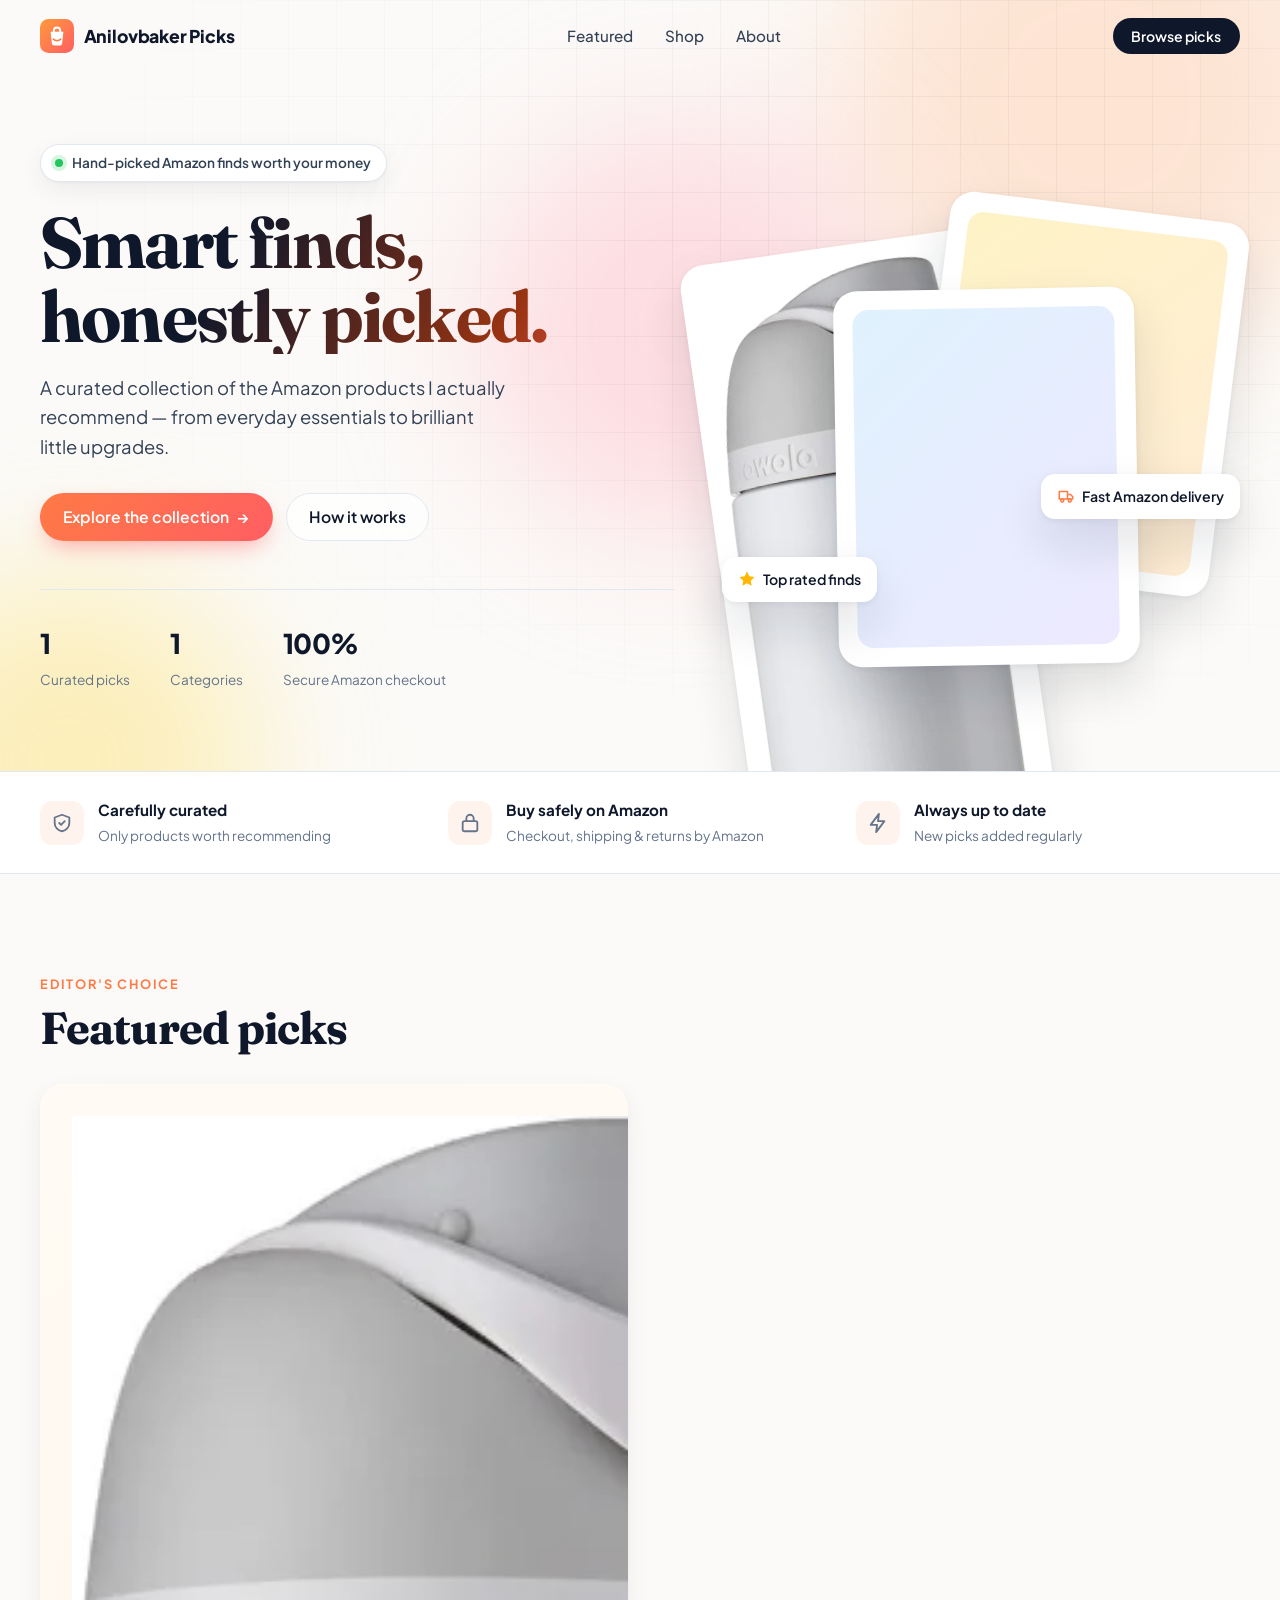
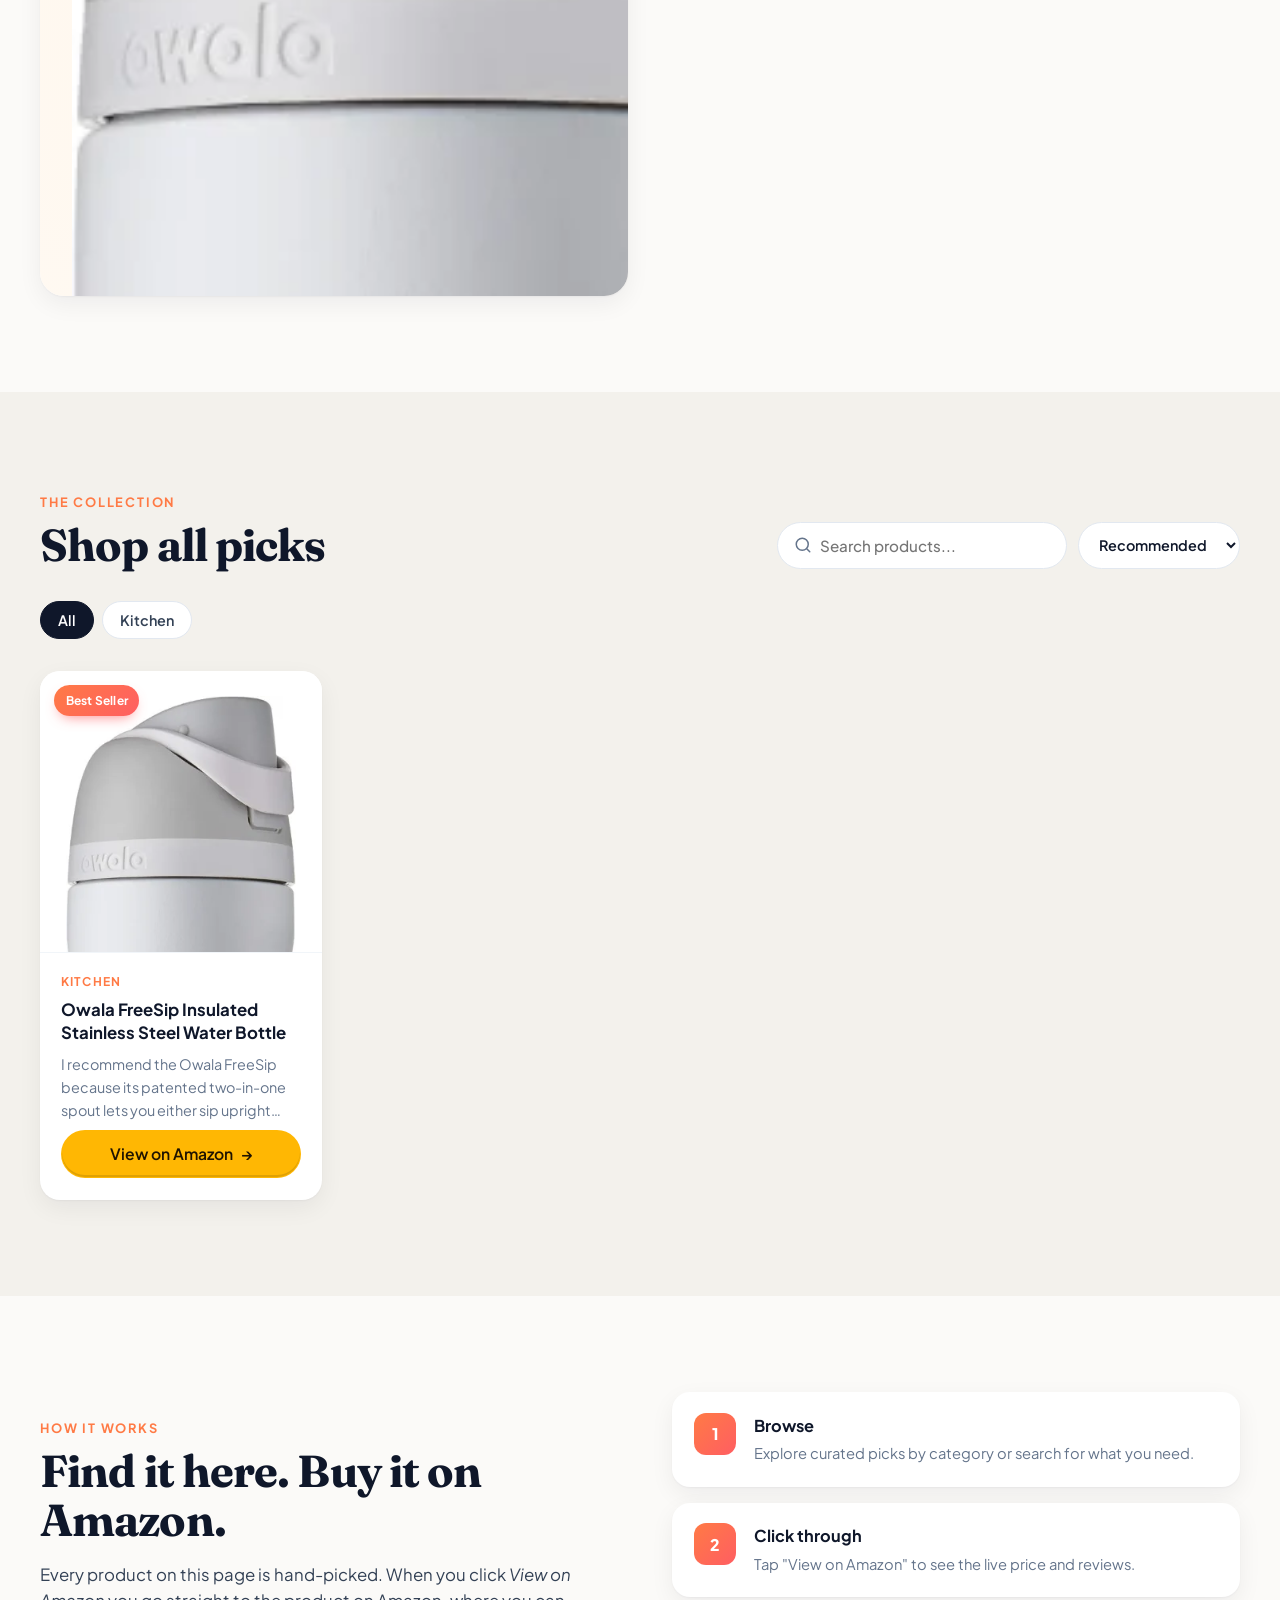
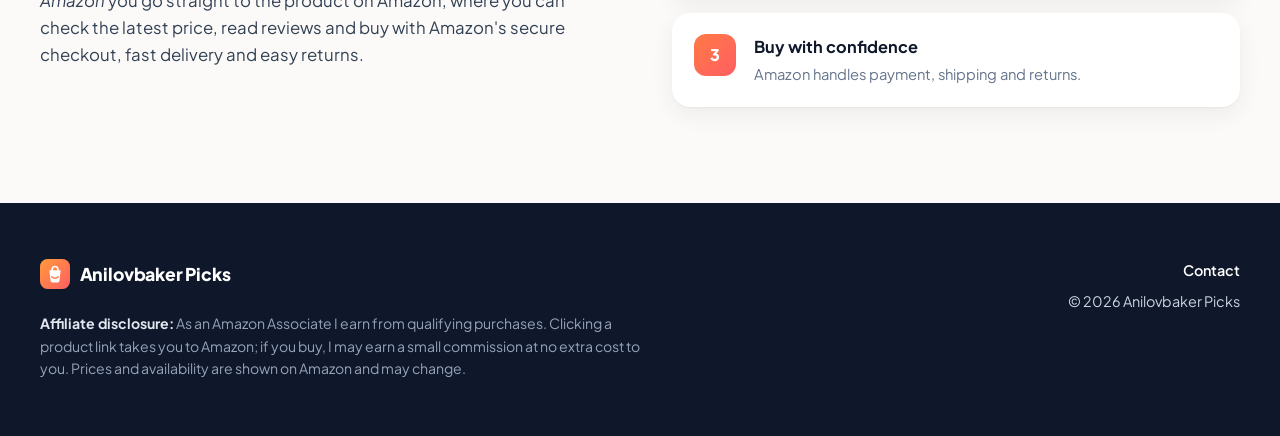
<file: index.html>
<!DOCTYPE html>
<html lang="en">
<head>
  <meta charset="UTF-8">
  <meta name="viewport" content="width=device-width, initial-scale=1.0">
  <title>Anilovbaker Picks | Hand-picked Amazon Finds</title>
  <meta name="description" content="A curated collection of hand-picked Amazon products — everyday essentials, smart upgrades and gift ideas, all in one place.">
  <meta name="google-site-verification" content="HXg6Y53m2uAhf8PU9_d7s4_Q2oeQaEiFQSJh0SvhK9E" />
  <meta property="og:title" content="Anilovbaker Picks | Hand-picked Amazon Finds">
  <meta property="og:description" content="A curated collection of hand-picked Amazon products worth your money.">
  <meta property="og:type" content="website">
  <meta property="og:url" content="https://anilovbaker.tech/">
  <meta name="theme-color" content="#0f172a">
  <link rel="icon" href="favicon.svg" type="image/svg+xml">
  <link rel="preconnect" href="https://fonts.googleapis.com">
  <link rel="preconnect" href="https://fonts.gstatic.com" crossorigin>
  <link href="https://fonts.googleapis.com/css2?family=Plus+Jakarta+Sans:wght@400;500;600;700;800&family=Fraunces:opsz,wght@9..144,600;9..144,700&display=swap" rel="stylesheet">
  <link rel="stylesheet" href="assets/css/styles.css">
</head>
<body>
  <header class="nav" id="nav">
    <div class="wrap nav-inner">
      <a href="#top" class="brand">
        <img src="favicon.svg" alt="" width="34" height="34">
        <span data-setting="storeName">Anilovbaker Picks</span>
      </a>
      <nav class="nav-links">
        <a href="#featured" id="nav-featured" hidden>Featured</a>
        <a href="#shop">Shop</a>
        <a href="#about">About</a>
      </nav>
      <a href="#shop" class="btn btn-small btn-dark">Browse picks</a>
    </div>
  </header>

  <main id="top">
    <section class="hero">
      <div class="hero-bg" aria-hidden="true">
        <span class="blob b1"></span><span class="blob b2"></span><span class="blob b3"></span>
        <div class="grid-overlay"></div>
      </div>
      <div class="wrap hero-inner">
        <div class="hero-copy reveal">
          <span class="eyebrow"><span class="dot"></span><span data-setting="tagline">Hand-picked Amazon finds worth your money</span></span>
          <h1 data-setting="heroTitle">Smart finds, honestly picked.</h1>
          <p class="lead" data-setting="heroSubtitle">A curated collection of the Amazon products I actually recommend.</p>
          <div class="hero-actions">
            <a href="#shop" class="btn btn-primary">Explore the collection <span aria-hidden="true">&rarr;</span></a>
            <a href="#about" class="btn btn-ghost">How it works</a>
          </div>
          <div class="hero-stats">
            <div><strong id="stat-products">0</strong><span>Curated picks</span></div>
            <div><strong id="stat-categories">0</strong><span>Categories</span></div>
            <div><strong>100%</strong><span>Secure Amazon checkout</span></div>
          </div>
        </div>
        <div class="hero-visual reveal" aria-hidden="true">
          <div class="stack" id="hero-stack">
            <div class="stack-card s1"><div class="ph"></div></div>
            <div class="stack-card s2"><div class="ph"></div></div>
            <div class="stack-card s3"><div class="ph"></div></div>
          </div>
          <div class="float-pill fp1"><svg viewBox="0 0 24 24" width="18" height="18" fill="#ffb703" aria-hidden="true"><path d="m12 2 3.1 6.3 6.9 1-5 4.9 1.2 6.8L12 17.8 5.8 21l1.2-6.8-5-4.9 6.9-1z"/></svg> Top rated finds</div>
          <div class="float-pill fp2"><svg viewBox="0 0 24 24" width="18" height="18" fill="none" stroke="#ff7a45" stroke-width="2" stroke-linecap="round" stroke-linejoin="round" aria-hidden="true"><path d="M3 6h11v10H3zM14 10h4l3 3v3h-7"/><circle cx="7" cy="18" r="2"/><circle cx="17" cy="18" r="2"/></svg> Fast Amazon delivery</div>
        </div>
      </div>
    </section>

    <section class="trust">
      <div class="wrap trust-inner">
        <div class="trust-item"><span class="ti-icon"><svg viewBox="0 0 24 24" width="22" height="22" fill="none" stroke="currentColor" stroke-width="2" stroke-linecap="round" stroke-linejoin="round" aria-hidden="true"><path d="M12 3 4 6v6c0 4.5 3.4 8.2 8 9 4.6-.8 8-4.5 8-9V6l-8-3Z"/><path d="m9 12 2 2 4-4"/></svg></span><div><strong>Carefully curated</strong><span>Only products worth recommending</span></div></div>
        <div class="trust-item"><span class="ti-icon"><svg viewBox="0 0 24 24" width="22" height="22" fill="none" stroke="currentColor" stroke-width="2" stroke-linecap="round" stroke-linejoin="round" aria-hidden="true"><rect x="4" y="10" width="16" height="11" rx="2"/><path d="M8 10V7a4 4 0 0 1 8 0v3"/></svg></span><div><strong>Buy safely on Amazon</strong><span>Checkout, shipping &amp; returns by Amazon</span></div></div>
        <div class="trust-item"><span class="ti-icon"><svg viewBox="0 0 24 24" width="22" height="22" fill="none" stroke="currentColor" stroke-width="2" stroke-linecap="round" stroke-linejoin="round" aria-hidden="true"><path d="M13 2 4 14h7l-1 8 9-12h-7l1-8Z"/></svg></span><div><strong>Always up to date</strong><span>New picks added regularly</span></div></div>
      </div>
    </section>

    <section class="section" id="featured" hidden>
      <div class="wrap">
        <div class="section-head reveal">
          <div>
            <span class="kicker">Editor's choice</span>
            <h2>Featured picks</h2>
          </div>
        </div>
        <div class="featured-grid" id="featured-grid"></div>
      </div>
    </section>

    <section class="section section-alt" id="shop">
      <div class="wrap">
        <div class="section-head reveal">
          <div>
            <span class="kicker">The collection</span>
            <h2>Shop all picks</h2>
          </div>
          <div class="tools">
            <label class="search">
              <svg viewBox="0 0 24 24" width="18" height="18" aria-hidden="true"><path fill="none" stroke="currentColor" stroke-width="2" stroke-linecap="round" d="M11 19a8 8 0 1 1 0-16 8 8 0 0 1 0 16Zm10 2-4.35-4.35"/></svg>
              <input type="search" id="search" placeholder="Search products..." aria-label="Search products">
            </label>
            <select id="sort" aria-label="Sort products">
              <option value="default">Recommended</option>
              <option value="newest">Newest first</option>
              <option value="az">Name A–Z</option>
            </select>
          </div>
        </div>
        <div class="chips" id="chips" role="tablist" aria-label="Filter by category"></div>
        <div class="grid" id="grid" aria-live="polite"></div>
        <div class="empty" id="empty" hidden>
          <div class="empty-icon"><svg viewBox="0 0 24 24" width="1em" height="1em" fill="none" stroke="currentColor" stroke-width="1.8" stroke-linecap="round" stroke-linejoin="round" aria-hidden="true"><path d="M5 8h14l-1.2 11.1A2 2 0 0 1 15.8 21H8.2a2 2 0 0 1-2-1.9L5 8Z"/><path d="M9 10V7a3 3 0 0 1 6 0v3"/></svg></div>
          <h3 id="empty-title">New picks are on the way</h3>
          <p id="empty-text">Fresh finds are being hand-picked right now. Check back very soon!</p>
        </div>
      </div>
    </section>

    <section class="section" id="about">
      <div class="wrap about">
        <div class="about-copy reveal">
          <span class="kicker">How it works</span>
          <h2>Find it here. Buy it on Amazon.</h2>
          <p>Every product on this page is hand-picked. When you click <em>View on Amazon</em> you go straight to the product on Amazon, where you can check the latest price, read reviews and buy with Amazon's secure checkout, fast delivery and easy returns.</p>
        </div>
        <ol class="steps reveal">
          <li><span>1</span><div><strong>Browse</strong><p>Explore curated picks by category or search for what you need.</p></div></li>
          <li><span>2</span><div><strong>Click through</strong><p>Tap "View on Amazon" to see the live price and reviews.</p></div></li>
          <li><span>3</span><div><strong>Buy with confidence</strong><p>Amazon handles payment, shipping and returns.</p></div></li>
        </ol>
      </div>
    </section>
  </main>

  <footer class="footer">
    <div class="wrap footer-inner">
      <div>
        <a href="#top" class="brand brand-light"><img src="favicon.svg" alt="" width="30" height="30"><span data-setting="storeName">Anilovbaker Picks</span></a>
        <p class="disclosure"><strong>Affiliate disclosure:</strong> As an Amazon Associate I earn from qualifying purchases. Clicking a product link takes you to Amazon; if you buy, I may earn a small commission at no extra cost to you. Prices and availability are shown on Amazon and may change.</p>
      </div>
      <div class="footer-meta">
        <a id="contact-link" href="mailto:anilovbaker@gmail.com">Contact</a>
        <span>&copy; <span id="year"></span> <span data-setting="storeName">Anilovbaker Picks</span></span>
      </div>
    </div>
  </footer>

  <script src="assets/js/common.js"></script>
  <script src="assets/js/store.js"></script>
</body>
</html>
</file>
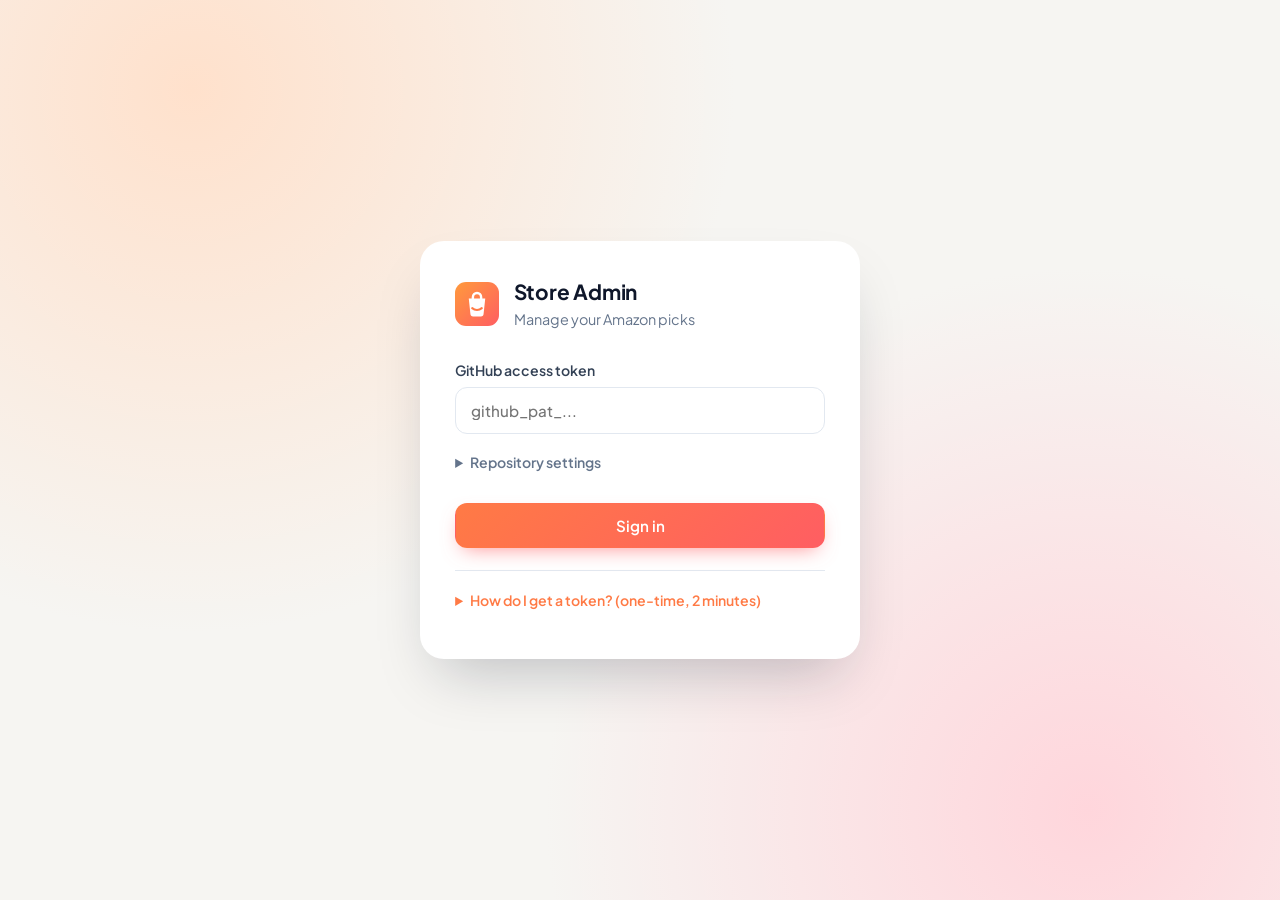
<file: admin.html>
<!DOCTYPE html>
<html lang="en">
<head>
  <meta charset="UTF-8">
  <meta name="viewport" content="width=device-width, initial-scale=1.0">
  <meta name="robots" content="noindex, nofollow">
  <title>Store Admin</title>
  <link rel="icon" href="favicon.svg" type="image/svg+xml">
  <link rel="preconnect" href="https://fonts.googleapis.com">
  <link rel="preconnect" href="https://fonts.gstatic.com" crossorigin>
  <link href="https://fonts.googleapis.com/css2?family=Plus+Jakarta+Sans:wght@400;500;600;700;800&display=swap" rel="stylesheet">
  <link rel="stylesheet" href="assets/css/admin.css">
</head>
<body>
  <!-- Login -->
  <section class="login" id="login-view" hidden>
    <div class="login-card">
      <div class="login-brand"><img src="favicon.svg" alt="" width="44" height="44"><div><strong>Store Admin</strong><span>Manage your Amazon picks</span></div></div>
      <form id="login-form" autocomplete="off">
        <label>GitHub access token
          <input type="password" id="token" placeholder="github_pat_..." required>
        </label>
        <details class="advanced">
          <summary>Repository settings</summary>
          <label>Repository (owner/name)
            <input type="text" id="repo" value="Anilov69/Bleedkdp" required>
          </label>
          <label>Branch
            <input type="text" id="branch" value="main" required>
          </label>
        </details>
        <button class="btn btn-primary btn-block" type="submit" id="login-btn">Sign in</button>
        <p class="error" id="login-error" hidden></p>
      </form>
      <details class="help">
        <summary>How do I get a token? (one-time, 2 minutes)</summary>
        <ol>
          <li>Open <a href="https://github.com/settings/personal-access-tokens/new" target="_blank" rel="noopener">GitHub &rarr; New fine-grained token</a>.</li>
          <li>Name it e.g. <em>Store admin</em> and choose an expiration (e.g. 1 year).</li>
          <li>Under <strong>Repository access</strong> choose <em>Only select repositories</em> &rarr; <strong>Bleedkdp</strong>.</li>
          <li>Under <strong>Permissions &rarr; Repository permissions</strong> set <strong>Contents</strong> to <em>Read and write</em>.</li>
          <li>Click <strong>Generate token</strong>, copy it and paste it above.</li>
        </ol>
        <p>The token is stored only in this browser. Anyone without it can't change your store.</p>
      </details>
    </div>
  </section>

  <!-- Dashboard -->
  <div class="app" id="app-view" hidden>
    <header class="topbar">
      <div class="topbar-inner">
        <div class="tb-brand"><img src="favicon.svg" alt="" width="32" height="32"><span id="tb-store">Store Admin</span></div>
        <nav class="tabs" role="tablist">
          <button class="tab active" data-tab="products" role="tab">Products</button>
          <button class="tab" data-tab="settings" role="tab">Settings</button>
        </nav>
        <div class="tb-actions">
          <a class="btn btn-light btn-sm" href="./" target="_blank" rel="noopener">View store &nearr;</a>
          <button class="btn btn-text btn-sm" id="logout">Sign out</button>
        </div>
      </div>
    </header>

    <main class="container">
      <!-- Products tab -->
      <section data-panel="products">
        <div class="tag-warning" id="tag-warning" hidden>
          <strong>Add your Associates tracking ID.</strong> Set it once in <button class="link" data-goto="settings">Settings</button> and it's automatically added to every full Amazon link, so you always get credit.
        </div>

        <div class="layout">
          <div class="panel" id="editor">
            <div class="panel-head">
              <h2 id="form-title">Add a product</h2>
              <button class="btn btn-text btn-sm" id="cancel-edit" type="button" hidden>Cancel editing</button>
            </div>
            <form id="product-form" novalidate>
              <label>Amazon link <span class="req">*</span>
                <input type="url" id="f-link" placeholder="Paste your Amazon / SiteStripe link (amzn.to/... or amazon.com/...)" required>
                <small class="hint" id="link-hint">Tip: use Amazon's SiteStripe bar &rarr; "Get Link" to copy your affiliate link.</small>
              </label>
              <label>Product name <span class="req">*</span>
                <input type="text" id="f-title" maxlength="140" placeholder="e.g. Stanley Quencher Tumbler 40oz" required>
              </label>
              <div class="field">
                <span class="field-label">Product image</span>
                <div class="image-picker">
                  <div class="drop" id="drop">
                    <input type="file" id="f-file" accept="image/*">
                    <div class="drop-inner"><strong>Drop an image</strong> or click to upload<br><small>JPG, PNG or WEBP — auto-optimized</small></div>
                  </div>
                  <div class="or">or</div>
                  <input type="url" id="f-image" placeholder="Paste image address (right-click product image on Amazon → Copy image address)">
                </div>
              </div>
              <div class="row">
                <label>Category
                  <input type="text" id="f-category" list="category-list" maxlength="40" placeholder="e.g. Kitchen">
                  <datalist id="category-list"></datalist>
                </label>
                <label>Badge <small>(optional)</small>
                  <input type="text" id="f-badge" list="badge-list" maxlength="24" placeholder="e.g. Best Seller">
                  <datalist id="badge-list"><option value="Best Seller"><option value="Top Pick"><option value="New"><option value="Deal"><option value="Gift Idea"><option value="Trending"></datalist>
                </label>
              </div>
              <label>Short description <small>(optional)</small>
                <textarea id="f-description" rows="3" maxlength="300" placeholder="Why you recommend it, in one or two sentences."></textarea>
              </label>
              <label class="switch">
                <input type="checkbox" id="f-featured">
                <span class="track"></span>
                <span>Feature this product at the top of the store</span>
              </label>
              <button class="btn btn-primary btn-block" type="submit" id="save-product">Publish product</button>
            </form>
          </div>

          <aside class="panel preview-panel">
            <div class="panel-head"><h2>Live preview</h2></div>
            <div class="pcard">
              <div class="pcard-media" id="p-media"><div class="img-fallback"><svg viewBox="0 0 24 24" width="1em" height="1em" fill="none" stroke="currentColor" stroke-width="1.8" stroke-linecap="round" stroke-linejoin="round" aria-hidden="true"><path d="M5 8h14l-1.2 11.1A2 2 0 0 1 15.8 21H8.2a2 2 0 0 1-2-1.9L5 8Z"/><path d="M9 10V7a3 3 0 0 1 6 0v3"/></svg></div><span class="badge" id="p-badge" hidden></span></div>
              <div class="pcard-body">
                <span class="pcard-cat" id="p-cat"></span>
                <h3 id="p-title">Product name</h3>
                <p id="p-desc"></p>
                <span class="btn btn-amazon">View on Amazon &rarr;</span>
              </div>
            </div>
            <p class="final-link">Visitors will go to:<br><code id="p-link">—</code></p>
          </aside>
        </div>

        <div class="panel">
          <div class="panel-head">
            <h2>Your products <span class="count" id="count">0</span></h2>
            <input type="search" id="list-search" placeholder="Search your products..." class="list-search">
          </div>
          <ul class="plist" id="plist"></ul>
          <div class="plist-empty" id="plist-empty">No products yet — add your first one above.</div>
        </div>
      </section>

      <!-- Settings tab -->
      <section data-panel="settings" hidden>
        <div class="panel narrow">
          <div class="panel-head"><h2>Store settings</h2></div>
          <form id="settings-form">
            <label>Amazon Associates tracking ID
              <input type="text" id="s-associateTag" placeholder="e.g. anilovbaker-20">
              <small class="hint">Find it in Amazon Associates Central (top-right). Added automatically to full amazon.* links that don't already include a tag.</small>
            </label>
            <label>Store name <input type="text" id="s-storeName" maxlength="60" required></label>
            <label>Tagline <input type="text" id="s-tagline" maxlength="90"></label>
            <label>Homepage headline <input type="text" id="s-heroTitle" maxlength="80"></label>
            <label>Homepage intro <textarea id="s-heroSubtitle" rows="3" maxlength="260"></textarea></label>
            <label>Contact email <input type="email" id="s-contactEmail"></label>
            <button class="btn btn-primary" type="submit" id="save-settings">Save settings</button>
          </form>
        </div>
        <div class="panel narrow">
          <div class="panel-head"><h2>Backup</h2></div>
          <p class="muted">Download a copy of all products and settings.</p>
          <button class="btn btn-light" id="download-backup" type="button">Download backup (.json)</button>
        </div>
      </section>
    </main>
  </div>

  <div class="loading" id="loading"><div class="spinner"></div></div>
  <div class="toasts" id="toasts" aria-live="polite"></div>

  <script src="assets/js/common.js"></script>
  <script src="assets/js/admin.js"></script>
</body>
</html>
</file>
<file: assets/css/styles.css>
:root {
  --ink: #0f172a;
  --ink-2: #334155;
  --muted: #64748b;
  --line: #e2e8f0;
  --bg: #fbfaf8;
  --bg-alt: #f3f1ec;
  --card: #ffffff;
  --accent: #ff7a45;
  --accent-2: #ff5e62;
  --amazon: #ffb703;
  --amazon-ink: #1f1300;
  --radius: 20px;
  --shadow: 0 1px 2px rgba(15, 23, 42, .04), 0 8px 24px rgba(15, 23, 42, .06);
  --shadow-lg: 0 2px 6px rgba(15, 23, 42, .06), 0 24px 48px rgba(15, 23, 42, .12);
  --font: 'Plus Jakarta Sans', system-ui, -apple-system, Segoe UI, Roboto, sans-serif;
  --display: 'Fraunces', Georgia, serif;
}

*, *::before, *::after { box-sizing: border-box; }
html { scroll-behavior: smooth; scroll-padding-top: 84px; }
body { margin: 0; font-family: var(--font); color: var(--ink); background: var(--bg); line-height: 1.6; -webkit-font-smoothing: antialiased; }
img { max-width: 100%; display: block; }
a { color: inherit; }
[hidden] { display: none !important; }
.wrap { width: min(1200px, 100% - 2.5rem); margin-inline: auto; }

/* Buttons */
.btn { display: inline-flex; align-items: center; justify-content: center; gap: .5rem; font: 600 .98rem/1 var(--font); padding: .95rem 1.4rem; border-radius: 999px; text-decoration: none; border: 1px solid transparent; cursor: pointer; transition: transform .2s ease, box-shadow .2s ease, background .2s ease; white-space: nowrap; }
.btn:hover { transform: translateY(-2px); }
.btn span { transition: transform .2s ease; }
.btn:hover span { transform: translateX(3px); }
.btn-primary { color: #fff; background: linear-gradient(135deg, var(--accent), var(--accent-2)); box-shadow: 0 10px 24px -8px rgba(255, 94, 98, .6); }
.btn-primary:hover { box-shadow: 0 14px 30px -8px rgba(255, 94, 98, .7); }
.btn-ghost { background: rgba(255,255,255,.7); border-color: var(--line); color: var(--ink); backdrop-filter: blur(6px); }
.btn-dark { background: var(--ink); color: #fff; }
.btn-small { padding: .65rem 1.1rem; font-size: .88rem; }
.btn-amazon { width: 100%; background: var(--amazon); color: var(--amazon-ink); box-shadow: inset 0 -2px 0 rgba(0,0,0,.12); }
.btn-amazon:hover { background: #ffc233; box-shadow: inset 0 -2px 0 rgba(0,0,0,.12), 0 10px 20px -10px rgba(255, 183, 3, .9); }

/* Nav */
.nav { position: sticky; top: 0; z-index: 50; transition: background .3s ease, box-shadow .3s ease; }
.nav.scrolled { background: rgba(251, 250, 248, .85); backdrop-filter: saturate(180%) blur(14px); box-shadow: 0 1px 0 var(--line); }
.nav-inner { display: flex; align-items: center; justify-content: space-between; height: 72px; gap: 1rem; }
.brand { display: inline-flex; align-items: center; gap: .6rem; font-weight: 800; font-size: 1.1rem; text-decoration: none; letter-spacing: -.01em; }
.nav-links { display: flex; gap: 2rem; }
.nav-links a { text-decoration: none; color: var(--ink-2); font-weight: 500; font-size: .95rem; position: relative; }
.nav-links a::after { content: ''; position: absolute; left: 0; right: 100%; bottom: -4px; height: 2px; background: var(--accent); transition: right .25s ease; }
.nav-links a:hover::after { right: 0; }

/* Hero */
.hero { position: relative; overflow: hidden; margin-top: -72px; padding: calc(72px + 4.5rem) 0 5rem; }
.hero-bg { position: absolute; inset: 0; z-index: -1; }
.blob { position: absolute; border-radius: 50%; filter: blur(70px); opacity: .55; animation: float 16s ease-in-out infinite; }
.b1 { width: 520px; height: 520px; background: #ffd3b6; top: -160px; right: -80px; }
.b2 { width: 420px; height: 420px; background: #ffc6d0; top: 120px; right: 30%; animation-delay: -5s; }
.b3 { width: 380px; height: 380px; background: #fde68a; bottom: -180px; left: -120px; animation-delay: -10s; }
.grid-overlay { position: absolute; inset: 0; background-image: linear-gradient(rgba(15,23,42,.045) 1px, transparent 1px), linear-gradient(90deg, rgba(15,23,42,.045) 1px, transparent 1px); background-size: 48px 48px; mask-image: radial-gradient(ellipse at 70% 30%, #000 20%, transparent 70%); }
@keyframes float { 0%, 100% { transform: translate(0, 0) scale(1); } 50% { transform: translate(30px, -30px) scale(1.06); } }

.hero-inner { display: grid; grid-template-columns: 1.1fr .9fr; gap: 3rem; align-items: center; }
.eyebrow { display: inline-flex; align-items: center; gap: .55rem; padding: .45rem .9rem; border-radius: 999px; background: #fff; border: 1px solid var(--line); font-size: .85rem; font-weight: 600; color: var(--ink-2); box-shadow: var(--shadow); }
.dot { width: 8px; height: 8px; border-radius: 50%; background: #22c55e; box-shadow: 0 0 0 4px rgba(34, 197, 94, .18); animation: pulse 2s infinite; }
@keyframes pulse { 50% { box-shadow: 0 0 0 8px rgba(34, 197, 94, 0); } }
.hero h1 { font-family: var(--display); font-weight: 700; font-size: clamp(2.6rem, 5.6vw, 4.6rem); line-height: 1.04; letter-spacing: -.025em; margin: 1.4rem 0 1.2rem; background: linear-gradient(120deg, var(--ink) 30%, #9a3412 75%, var(--accent-2)); -webkit-background-clip: text; background-clip: text; color: transparent; }
.lead { font-size: 1.15rem; color: var(--ink-2); max-width: 36ch; margin: 0 0 2rem; }
.hero-actions { display: flex; flex-wrap: wrap; gap: .8rem; }
.hero-stats { display: flex; gap: 2.5rem; margin-top: 3rem; padding-top: 2rem; border-top: 1px solid var(--line); }
.hero-stats strong { display: block; font-size: 1.7rem; font-weight: 800; letter-spacing: -.02em; }
.hero-stats span { font-size: .85rem; color: var(--muted); }

.hero-visual { position: relative; height: 460px; }
.stack { position: absolute; inset: 0; }
.stack-card { position: absolute; width: 58%; aspect-ratio: 4 / 5; background: #fff; border-radius: 24px; box-shadow: var(--shadow-lg); padding: 1.2rem; display: grid; place-items: center; transition: transform .5s cubic-bezier(.2,.8,.2,1); }
.stack-card img { width: 100%; height: 100%; object-fit: contain; }
.stack-card .ph { width: 100%; height: 100%; border-radius: 16px; background: linear-gradient(135deg, #fff1e6, #ffe4e6); }
.s1 { left: 4%; top: 12%; transform: rotate(-8deg); }
.s2 { right: 2%; top: 4%; transform: rotate(7deg); }
.s2 .ph { background: linear-gradient(135deg, #fef3c7, #ffedd5); }
.s3 { left: 22%; top: 22%; z-index: 2; transform: rotate(-1deg); }
.s3 .ph { background: linear-gradient(135deg, #e0f2fe, #ede9fe); }
.hero-visual:hover .s1 { transform: rotate(-12deg) translateX(-14px); }
.hero-visual:hover .s2 { transform: rotate(11deg) translateX(14px); }
.hero-visual:hover .s3 { transform: rotate(0) translateY(-10px); }
.float-pill { display: inline-flex; align-items: center; gap: .45rem; position: absolute; z-index: 3; background: #fff; padding: .7rem 1rem; border-radius: 14px; font-weight: 600; font-size: .88rem; box-shadow: var(--shadow-lg); animation: bob 5s ease-in-out infinite; }
.fp1 { left: 0; bottom: 10%; }
.fp2 { right: 0; bottom: 28%; animation-delay: -2.5s; }
@keyframes bob { 50% { transform: translateY(-10px); } }

/* Trust bar */
.trust { border-block: 1px solid var(--line); background: #fff; }
.trust-inner { display: grid; grid-template-columns: repeat(3, 1fr); gap: 1.5rem; padding: 1.6rem 0; }
.trust-item { display: flex; gap: .9rem; align-items: center; }
.trust-item strong { display: block; font-size: .95rem; }
.trust-item span { font-size: .85rem; color: var(--muted); }
.ti-icon { flex: none; width: 44px; height: 44px; border-radius: 12px; display: grid; place-items: center; background: #fff4ed; color: var(--accent); font-size: 1.2rem; }

/* Sections */
.section { padding: 6rem 0; }
.section-alt { background: var(--bg-alt); }
.section-head { display: flex; align-items: end; justify-content: space-between; gap: 1.5rem; flex-wrap: wrap; margin-bottom: 2rem; }
.kicker { display: inline-block; font-size: .8rem; font-weight: 700; letter-spacing: .14em; text-transform: uppercase; color: var(--accent); margin-bottom: .5rem; }
.section h2 { font-family: var(--display); font-size: clamp(2rem, 3.6vw, 2.8rem); line-height: 1.1; letter-spacing: -.02em; margin: 0; }

.tools { display: flex; gap: .7rem; flex-wrap: wrap; }
.search { display: flex; align-items: center; gap: .5rem; background: #fff; border: 1px solid var(--line); border-radius: 999px; padding: 0 1rem; color: var(--muted); transition: border-color .2s, box-shadow .2s; }
.search:focus-within { border-color: var(--accent); box-shadow: 0 0 0 4px rgba(255, 122, 69, .15); }
.search input { border: 0; outline: 0; background: transparent; font: 500 .95rem var(--font); padding: .8rem 0; width: 230px; color: var(--ink); }
#sort { font: 600 .9rem var(--font); padding: .8rem 1rem; border-radius: 999px; border: 1px solid var(--line); background: #fff; color: var(--ink); cursor: pointer; }

.chips { display: flex; gap: .55rem; flex-wrap: wrap; margin-bottom: 2rem; }
.chip { font: 600 .9rem var(--font); padding: .55rem 1.05rem; border-radius: 999px; border: 1px solid var(--line); background: #fff; color: var(--ink-2); cursor: pointer; transition: all .2s; }
.chip:hover { border-color: var(--ink); color: var(--ink); }
.chip.active { background: var(--ink); border-color: var(--ink); color: #fff; }

/* Product cards */
.grid { display: grid; grid-template-columns: repeat(auto-fill, minmax(250px, 1fr)); gap: 1.5rem; }
.card { background: var(--card); border-radius: var(--radius); box-shadow: var(--shadow); overflow: hidden; display: flex; flex-direction: column; transition: transform .3s cubic-bezier(.2,.8,.2,1), box-shadow .3s ease; }
.card:hover { transform: translateY(-6px); box-shadow: var(--shadow-lg); }
.card-media { position: relative; display: grid; place-items: center; aspect-ratio: 1 / 1; padding: 1.6rem; background: #fff; border-bottom: 1px solid #f1f5f9; overflow: hidden; }
.card-media img { width: 100%; height: 100%; object-fit: contain; transition: transform .5s cubic-bezier(.2,.8,.2,1); }
.card:hover .card-media img { transform: scale(1.06); }
.img-fallback { display: grid; place-items: center; width: 100%; height: 100%; font-size: 3.4rem; color: var(--accent); border-radius: 14px; background: linear-gradient(135deg, #fff1e6, #ffe4e6); }
.badge { position: absolute; top: .9rem; left: .9rem; background: linear-gradient(135deg, var(--accent), var(--accent-2)); color: #fff; font-size: .75rem; font-weight: 700; padding: .35rem .7rem; border-radius: 999px; letter-spacing: .02em; box-shadow: 0 6px 14px -6px rgba(255, 94, 98, .8); }
.badge-inline { position: static; display: inline-block; align-self: flex-start; }
.card-body { display: flex; flex-direction: column; gap: .5rem; padding: 1.2rem 1.3rem 1.4rem; flex: 1; }
.card-cat { font-size: .75rem; font-weight: 700; text-transform: uppercase; letter-spacing: .1em; color: var(--accent); }
.card-title { font-size: 1.05rem; line-height: 1.35; margin: 0; font-weight: 700; display: -webkit-box; -webkit-line-clamp: 2; -webkit-box-orient: vertical; overflow: hidden; }
.card-desc { font-size: .9rem; color: var(--muted); margin: 0; display: -webkit-box; -webkit-line-clamp: 3; -webkit-box-orient: vertical; overflow: hidden; }
.card .btn-amazon { margin-top: auto; }

/* Featured */
.featured-grid { display: grid; grid-template-columns: repeat(2, 1fr); gap: 1.5rem; }
.feature { display: grid; grid-template-columns: 1fr 1.1fr; background: #fff; border-radius: 24px; box-shadow: var(--shadow); overflow: hidden; transition: transform .3s ease, box-shadow .3s ease; }
.feature:hover { transform: translateY(-5px); box-shadow: var(--shadow-lg); }
.feature-media { display: grid; place-items: center; padding: 2rem; background: radial-gradient(circle at 30% 20%, #fff7ed, #fff 70%); aspect-ratio: 1 / 1; }
.feature-media img { width: 100%; height: 100%; object-fit: contain; transition: transform .5s ease; }
.feature:hover .feature-media img { transform: scale(1.05) rotate(-1deg); }
.feature-body { min-width: 0; padding: 2rem; display: flex; flex-direction: column; gap: .8rem; justify-content: center; }
.feature-body h3 { font-family: var(--display); font-size: 1.45rem; line-height: 1.2; margin: 0; }
.feature-body p { margin: 0; color: var(--muted); font-size: .95rem; }
.feature-body .btn-amazon { width: auto; align-self: flex-start; margin-top: .4rem; white-space: normal; text-align: center; }

/* Empty state */
.empty { text-align: center; padding: 4rem 1rem; background: #fff; border-radius: 24px; border: 1px dashed #d6d3cd; }
.empty-icon { font-size: 3.2rem; color: var(--accent); margin-bottom: .5rem; animation: bob 4s ease-in-out infinite; }
.empty h3 { font-family: var(--display); font-size: 1.6rem; margin: 0 0 .4rem; }
.empty p { color: var(--muted); margin: 0; }

/* About */
.about { display: grid; grid-template-columns: 1fr 1fr; gap: 4rem; align-items: center; }
.about-copy p { color: var(--ink-2); font-size: 1.05rem; }
.steps { list-style: none; padding: 0; margin: 0; display: grid; gap: 1rem; }
.steps li { display: flex; gap: 1.1rem; align-items: flex-start; background: #fff; padding: 1.3rem 1.4rem; border-radius: 18px; box-shadow: var(--shadow); }
.steps li > span { flex: none; width: 42px; height: 42px; border-radius: 12px; display: grid; place-items: center; font-weight: 800; color: #fff; background: linear-gradient(135deg, var(--accent), var(--accent-2)); }
.steps strong { font-size: 1.02rem; }
.steps p { margin: .2rem 0 0; color: var(--muted); font-size: .92rem; }

/* Footer */
.footer { background: var(--ink); color: #cbd5e1; padding: 3.5rem 0; }
.footer-inner { display: flex; justify-content: space-between; gap: 2rem; flex-wrap: wrap; align-items: flex-start; }
.brand-light { color: #fff; }
.disclosure { max-width: 62ch; font-size: .88rem; color: #94a3b8; margin: 1rem 0 0; }
.disclosure strong { color: #e2e8f0; }
.footer-meta { display: flex; flex-direction: column; gap: .5rem; align-items: flex-end; font-size: .9rem; }
.footer-meta a { color: #fff; font-weight: 600; text-decoration: none; }
.footer-meta a:hover { color: var(--amazon); }

/* Reveal animation */
.reveal { opacity: 0; transform: translateY(24px); transition: opacity .7s ease var(--d, 0ms), transform .7s cubic-bezier(.2,.8,.2,1) var(--d, 0ms); }
.reveal.in { opacity: 1; transform: none; }
.card.reveal.in:hover { transform: translateY(-6px); transition-delay: 0ms; }

@media (prefers-reduced-motion: reduce) {
  *, *::before, *::after { animation: none !important; transition: none !important; }
  .reveal { opacity: 1; transform: none; }
}

@media (max-width: 960px) {
  .hero-inner, .about { grid-template-columns: 1fr; }
  .hero-visual { height: 360px; max-width: 480px; width: 100%; margin-inline: auto; }
  .featured-grid { grid-template-columns: 1fr; }
  .nav-links { display: none; }
}
@media (max-width: 640px) {
  .hero { padding-top: calc(72px + 2.5rem); }
  .hero-stats { gap: 1.5rem; }
  .hero-stats strong { font-size: 1.35rem; }
  .trust-inner { grid-template-columns: 1fr; }
  .section { padding: 4rem 0; }
  .tools, .search { width: 100%; }
  .search input { width: 100%; }
  .feature { grid-template-columns: 1fr; }
  .grid { grid-template-columns: repeat(2, 1fr); gap: .9rem; }
  .card-media { padding: 1rem; }
  .card-body { padding: 1rem; }
  .card-title { font-size: .95rem; }
  .card-desc { display: none; }
  .btn-amazon { padding: .8rem .6rem; font-size: .85rem; }
  .footer-meta { align-items: flex-start; }
}
</file>
<file: assets/css/admin.css>
:root {
  --ink: #0f172a; --ink-2: #334155; --muted: #64748b; --line: #e2e8f0;
  --bg: #f6f5f2; --card: #fff; --accent: #ff7a45; --accent-2: #ff5e62;
  --ok: #16a34a; --warn: #b45309; --bad: #dc2626; --amazon: #ffb703;
  --shadow: 0 1px 2px rgba(15,23,42,.04), 0 8px 24px rgba(15,23,42,.06);
  --font: 'Plus Jakarta Sans', system-ui, -apple-system, Segoe UI, Roboto, sans-serif;
}
*, *::before, *::after { box-sizing: border-box; }
body { margin: 0; font-family: var(--font); color: var(--ink); background: var(--bg); -webkit-font-smoothing: antialiased; line-height: 1.5; }
[hidden] { display: none !important; }
img { display: block; max-width: 100%; }
a { color: inherit; }
h2 { font-size: 1.15rem; margin: 0; letter-spacing: -.01em; }
.muted { color: var(--muted); margin-top: 0; }

/* Buttons */
.btn { display: inline-flex; align-items: center; justify-content: center; gap: .4rem; font: 600 .95rem/1 var(--font); padding: .85rem 1.25rem; border-radius: 12px; border: 1px solid transparent; cursor: pointer; text-decoration: none; transition: transform .15s, box-shadow .15s, background .15s, opacity .15s; }
.btn:hover:not(:disabled) { transform: translateY(-1px); }
.btn:disabled { opacity: .6; cursor: progress; }
.btn-primary { color: #fff; background: linear-gradient(135deg, var(--accent), var(--accent-2)); box-shadow: 0 8px 20px -8px rgba(255,94,98,.7); }
.btn-light { background: #fff; border-color: var(--line); color: var(--ink); }
.btn-light:hover { border-color: #cbd5e1; }
.btn-danger { background: #fff; border-color: #fecaca; color: var(--bad); }
.btn-danger:hover { background: #fef2f2; }
.btn-text { background: none; color: var(--muted); }
.btn-text:hover { color: var(--ink); }
.btn-sm { padding: .55rem .85rem; font-size: .85rem; border-radius: 10px; }
.btn-block { width: 100%; }
.btn-amazon { width: 100%; background: var(--amazon); color: #1f1300; border-radius: 999px; }
.link { background: none; border: 0; padding: 0; font: inherit; color: var(--accent); font-weight: 700; text-decoration: underline; cursor: pointer; }

/* Forms */
label, .field { display: block; font-size: .88rem; font-weight: 600; color: var(--ink-2); margin-bottom: 1.1rem; }
label > input, label > textarea, .field > .image-picker { display: block; margin-top: .4rem; }
.hint { display: block; margin-top: .4rem; }
label small, .field small { font-weight: 500; color: var(--muted); }
.req { color: var(--accent-2); }
input[type=text], input[type=url], input[type=email], input[type=password], input[type=search], textarea {
  width: 100%; font: 500 .95rem var(--font); color: var(--ink); background: #fff; border: 1px solid var(--line); border-radius: 12px; padding: .8rem .95rem; transition: border-color .15s, box-shadow .15s; }
textarea { resize: vertical; }
input:focus, textarea:focus { outline: none; border-color: var(--accent); box-shadow: 0 0 0 4px rgba(255,122,69,.15); }
.row { display: grid; grid-template-columns: 1fr 1fr; gap: 1rem; }
.hint { font-size: .8rem; font-weight: 500; color: var(--muted); }
.hint.good { color: var(--ok); } .hint.warn { color: var(--warn); } .hint.bad { color: var(--bad); }
.field-label { display: block; font-size: .88rem; }

.switch { display: flex; flex-direction: row; align-items: center; gap: .75rem; cursor: pointer; user-select: none; font-weight: 600; }
.switch input { position: absolute; opacity: 0; width: 0; height: 0; }
.track { position: relative; flex: none; width: 44px; height: 26px; border-radius: 999px; background: #cbd5e1; transition: background .2s; }
.track::after { content: ''; position: absolute; top: 3px; left: 3px; width: 20px; height: 20px; border-radius: 50%; background: #fff; box-shadow: 0 1px 3px rgba(0,0,0,.2); transition: transform .2s; }
.switch input:checked + .track { background: var(--accent); }
.switch input:checked + .track::after { transform: translateX(18px); }
.switch input:focus-visible + .track { box-shadow: 0 0 0 4px rgba(255,122,69,.2); }

.image-picker { display: grid; gap: .6rem; }
.drop { position: relative; border: 2px dashed #d6d3cd; border-radius: 14px; padding: 1.1rem; text-align: center; background: #fcfbf9; transition: border-color .15s, background .15s; font-weight: 500; color: var(--ink-2); }
.drop input { position: absolute; inset: 0; opacity: 0; cursor: pointer; }
.drop.over, .drop:hover { border-color: var(--accent); background: #fff7f2; }
.drop.has-file { border-style: solid; border-color: var(--ok); background: #f0fdf4; }
.drop small { color: var(--muted); }
.or { text-align: center; font-size: .78rem; color: var(--muted); text-transform: uppercase; letter-spacing: .1em; }

/* Login */
.login { min-height: 100vh; display: grid; place-items: center; padding: 1.5rem; background: radial-gradient(circle at 15% 10%, #ffe1cc 0, transparent 40%), radial-gradient(circle at 85% 90%, #ffd6dc 0, transparent 40%), var(--bg); }
.login-card { width: min(440px, 100%); background: #fff; border-radius: 24px; padding: 2.2rem; box-shadow: 0 30px 60px -20px rgba(15,23,42,.25); }
.login-brand { display: flex; gap: .9rem; align-items: center; margin-bottom: 1.8rem; }
.login-brand strong { display: block; font-size: 1.3rem; letter-spacing: -.01em; }
.login-brand span { color: var(--muted); font-size: .9rem; }
.advanced, .help { margin-bottom: 1.1rem; font-size: .88rem; }
.advanced summary, .help summary { cursor: pointer; color: var(--muted); font-weight: 600; margin-bottom: .8rem; }
.help { margin: 1.4rem 0 0; padding-top: 1.2rem; border-top: 1px solid var(--line); color: var(--ink-2); }
.help summary { color: var(--accent); }
.help ol { padding-left: 1.2rem; margin: 0 0 .8rem; }
.help li { margin-bottom: .4rem; }
.help a { color: var(--accent); font-weight: 600; }
.help p { color: var(--muted); margin: 0; font-size: .82rem; }
.error { color: var(--bad); background: #fef2f2; border: 1px solid #fecaca; padding: .7rem .9rem; border-radius: 10px; font-size: .88rem; margin: 1rem 0 0; }

/* App shell */
.topbar { position: sticky; top: 0; z-index: 20; background: rgba(255,255,255,.88); backdrop-filter: blur(12px); border-bottom: 1px solid var(--line); }
.topbar-inner { max-width: 1200px; margin: 0 auto; padding: .75rem 1.25rem; display: flex; align-items: center; gap: 1.5rem; }
.tb-brand { display: flex; align-items: center; gap: .6rem; font-weight: 800; }
.tabs { display: flex; gap: .3rem; background: #f1f5f9; padding: .3rem; border-radius: 12px; margin-right: auto; }
.tab { font: 600 .9rem var(--font); border: 0; background: none; padding: .5rem 1rem; border-radius: 9px; cursor: pointer; color: var(--muted); }
.tab.active { background: #fff; color: var(--ink); box-shadow: 0 1px 3px rgba(15,23,42,.12); }
.tb-actions { display: flex; gap: .4rem; align-items: center; }
.container { max-width: 1200px; margin: 0 auto; padding: 1.75rem 1.25rem 4rem; }
.panel { background: var(--card); border-radius: 20px; box-shadow: var(--shadow); padding: 1.6rem; margin-bottom: 1.5rem; }
.panel.narrow { max-width: 680px; }
.panel-head { display: flex; align-items: center; justify-content: space-between; gap: 1rem; margin-bottom: 1.3rem; flex-wrap: wrap; }
.layout { display: grid; grid-template-columns: 1fr 340px; gap: 1.5rem; align-items: start; }
.layout .panel { margin-bottom: 1.5rem; }
.tag-warning { background: #fffbeb; border: 1px solid #fde68a; color: #78350f; padding: .9rem 1.1rem; border-radius: 14px; margin-bottom: 1.5rem; font-size: .92rem; }

/* Preview */
.preview-panel { position: sticky; top: 90px; }
.pcard { border: 1px solid var(--line); border-radius: 18px; overflow: hidden; }
.pcard-media { position: relative; aspect-ratio: 1 / 1; display: grid; place-items: center; padding: 1.4rem; background: #fff; border-bottom: 1px solid #f1f5f9; }
.pcard-media img { width: 100%; height: 100%; object-fit: contain; }
.img-fallback { display: grid; place-items: center; width: 100%; height: 100%; font-size: 3rem; color: var(--accent); border-radius: 14px; background: linear-gradient(135deg, #fff1e6, #ffe4e6); }
.badge { position: absolute; top: .8rem; left: .8rem; background: linear-gradient(135deg, var(--accent), var(--accent-2)); color: #fff; font-size: .72rem; font-weight: 700; padding: .3rem .65rem; border-radius: 999px; }
.pcard-body { padding: 1.1rem 1.2rem 1.3rem; display: flex; flex-direction: column; gap: .4rem; }
.pcard-cat { font-size: .72rem; font-weight: 700; text-transform: uppercase; letter-spacing: .1em; color: var(--accent); }
.pcard-body h3 { margin: 0; font-size: 1.02rem; line-height: 1.35; overflow-wrap: anywhere; }
.pcard-body p { margin: 0; color: var(--muted); font-size: .88rem; overflow-wrap: anywhere; }
.pcard-body .btn { margin-top: .4rem; cursor: default; }
.final-link { font-size: .8rem; color: var(--muted); margin: 1rem 0 0; }
.final-link code { display: block; margin-top: .3rem; padding: .5rem .6rem; background: #f8fafc; border-radius: 8px; color: var(--ink-2); word-break: break-all; font-size: .76rem; }

/* Product list */
.count { display: inline-grid; place-items: center; min-width: 26px; height: 26px; padding: 0 .45rem; border-radius: 999px; background: #f1f5f9; font-size: .82rem; margin-left: .3rem; vertical-align: middle; }
.list-search { max-width: 280px; }
.plist { list-style: none; margin: 0; padding: 0; display: grid; gap: .6rem; }
.pitem { display: flex; align-items: center; gap: 1rem; padding: .75rem; border: 1px solid var(--line); border-radius: 14px; transition: border-color .15s, background .15s; }
.pitem:hover { border-color: #cbd5e1; }
.pitem.editing { border-color: var(--accent); background: #fff7f2; }
.pthumb { flex: none; width: 64px; height: 64px; border-radius: 12px; background: #fff; border: 1px solid #f1f5f9; display: grid; place-items: center; overflow: hidden; font-size: 1.6rem; color: var(--accent); }
.pthumb img { width: 100%; height: 100%; object-fit: contain; padding: 4px; }
.pinfo { flex: 1; min-width: 0; }
.pinfo strong { display: block; white-space: nowrap; overflow: hidden; text-overflow: ellipsis; }
.pmeta { display: flex; flex-wrap: wrap; gap: .4rem; align-items: center; margin-top: .3rem; font-size: .78rem; }
.pmeta a { color: var(--muted); font-weight: 600; text-decoration: none; }
.pmeta a:hover { color: var(--accent); }
.pill { padding: .15rem .55rem; border-radius: 999px; background: #f1f5f9; color: var(--ink-2); font-weight: 600; }
.pill-accent { background: #fff1e6; color: #c2410c; }
.pill-ok { background: #dcfce7; color: #166534; }
.pill-warn { background: #fef3c7; color: #92400e; }
.pactions { display: flex; gap: .35rem; align-items: center; flex: none; }
.icon { width: 36px; height: 36px; border-radius: 10px; border: 1px solid var(--line); background: #fff; cursor: pointer; font-size: 1rem; color: var(--ink-2); transition: all .15s; }
.icon:hover:not(:disabled) { border-color: #cbd5e1; color: var(--ink); }
.icon:disabled { opacity: .35; cursor: default; }
.icon.on { color: #f59e0b; border-color: #fde68a; background: #fffbeb; }
.plist-empty { text-align: center; padding: 2rem 1rem; color: var(--muted); border: 1px dashed var(--line); border-radius: 14px; }

/* Loading + toasts */
.loading { position: fixed; top: 0; left: 0; right: 0; height: 3px; z-index: 100; overflow: hidden; opacity: 0; transition: opacity .2s; pointer-events: none; }
.loading.show { opacity: 1; }
.spinner { width: 40%; height: 100%; background: linear-gradient(90deg, var(--accent), var(--accent-2)); animation: bar 1s ease-in-out infinite; }
@keyframes bar { from { transform: translateX(-100%); } to { transform: translateX(250%); } }
.toasts { position: fixed; bottom: 1.25rem; right: 1.25rem; z-index: 200; display: grid; gap: .6rem; max-width: min(380px, calc(100vw - 2.5rem)); }
.toast { background: var(--ink); color: #fff; padding: .9rem 1.1rem; border-radius: 12px; font-size: .9rem; font-weight: 500; box-shadow: 0 12px 30px -8px rgba(15,23,42,.4); transform: translateY(16px); opacity: 0; transition: all .25s; border-left: 4px solid var(--ok); }
.toast.err { border-left-color: var(--bad); }
.toast.show { transform: none; opacity: 1; }

@media (max-width: 900px) {
  .layout { grid-template-columns: 1fr; }
  .preview-panel { position: static; }
  .topbar-inner { flex-wrap: wrap; gap: .75rem; }
  .tabs { order: 3; width: 100%; margin-right: 0; }
  .tab { flex: 1; }
  .tb-actions { margin-left: auto; }
}
@media (max-width: 640px) {
  .row { grid-template-columns: 1fr; }
  .panel { padding: 1.2rem; border-radius: 16px; }
  .pitem { flex-wrap: wrap; }
  .pactions { width: 100%; justify-content: flex-end; }
  .list-search { max-width: none; }
}
</file>
